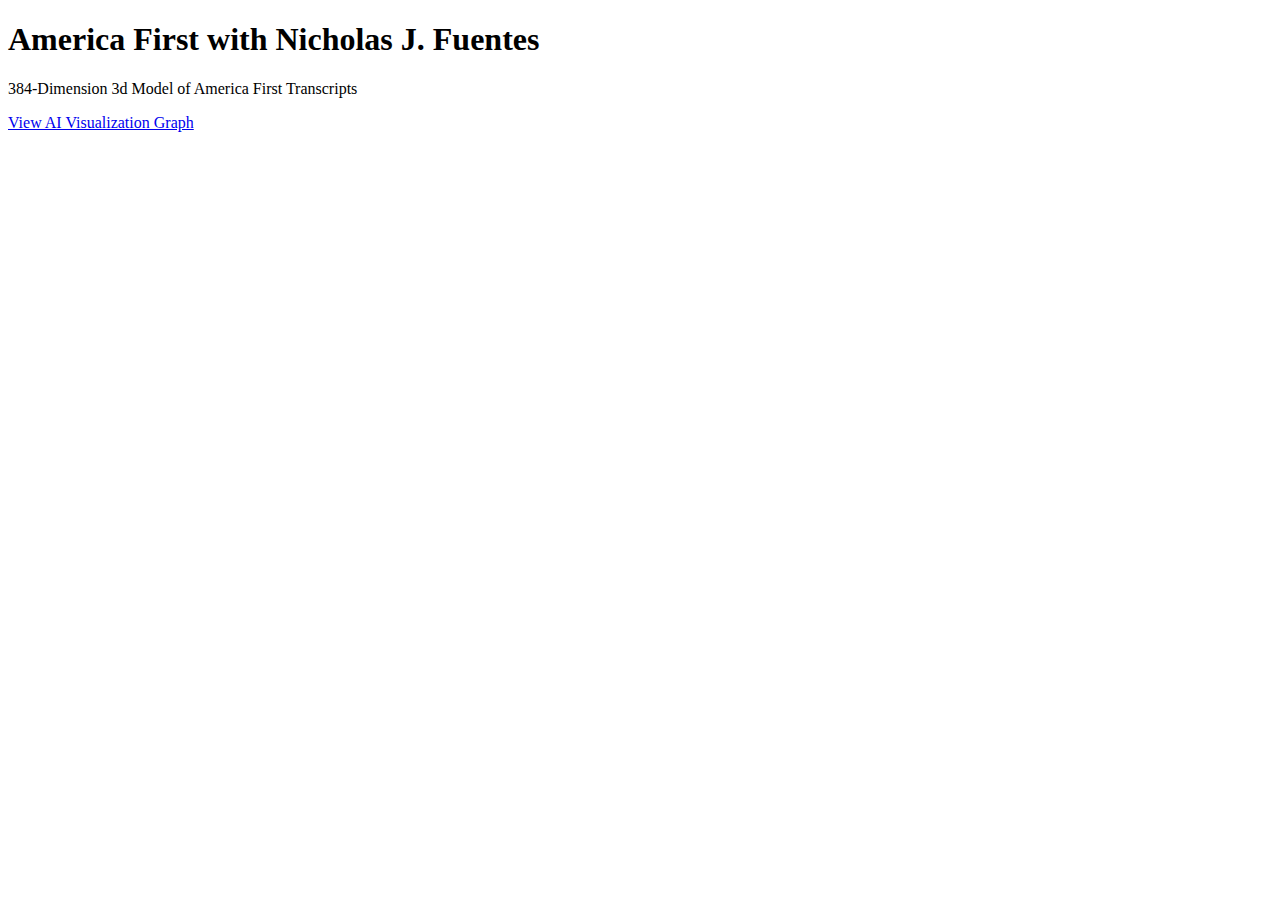
<file: index.html>
<!DOCTYPE html>
<html>
<body>
  <h1>America First with Nicholas J. Fuentes</h1>
  <p>384-Dimension 3d Model of America First Transcripts</p>
  <a href="visualization.html">View AI Visualization Graph</a>
</body>
</html>
</file>
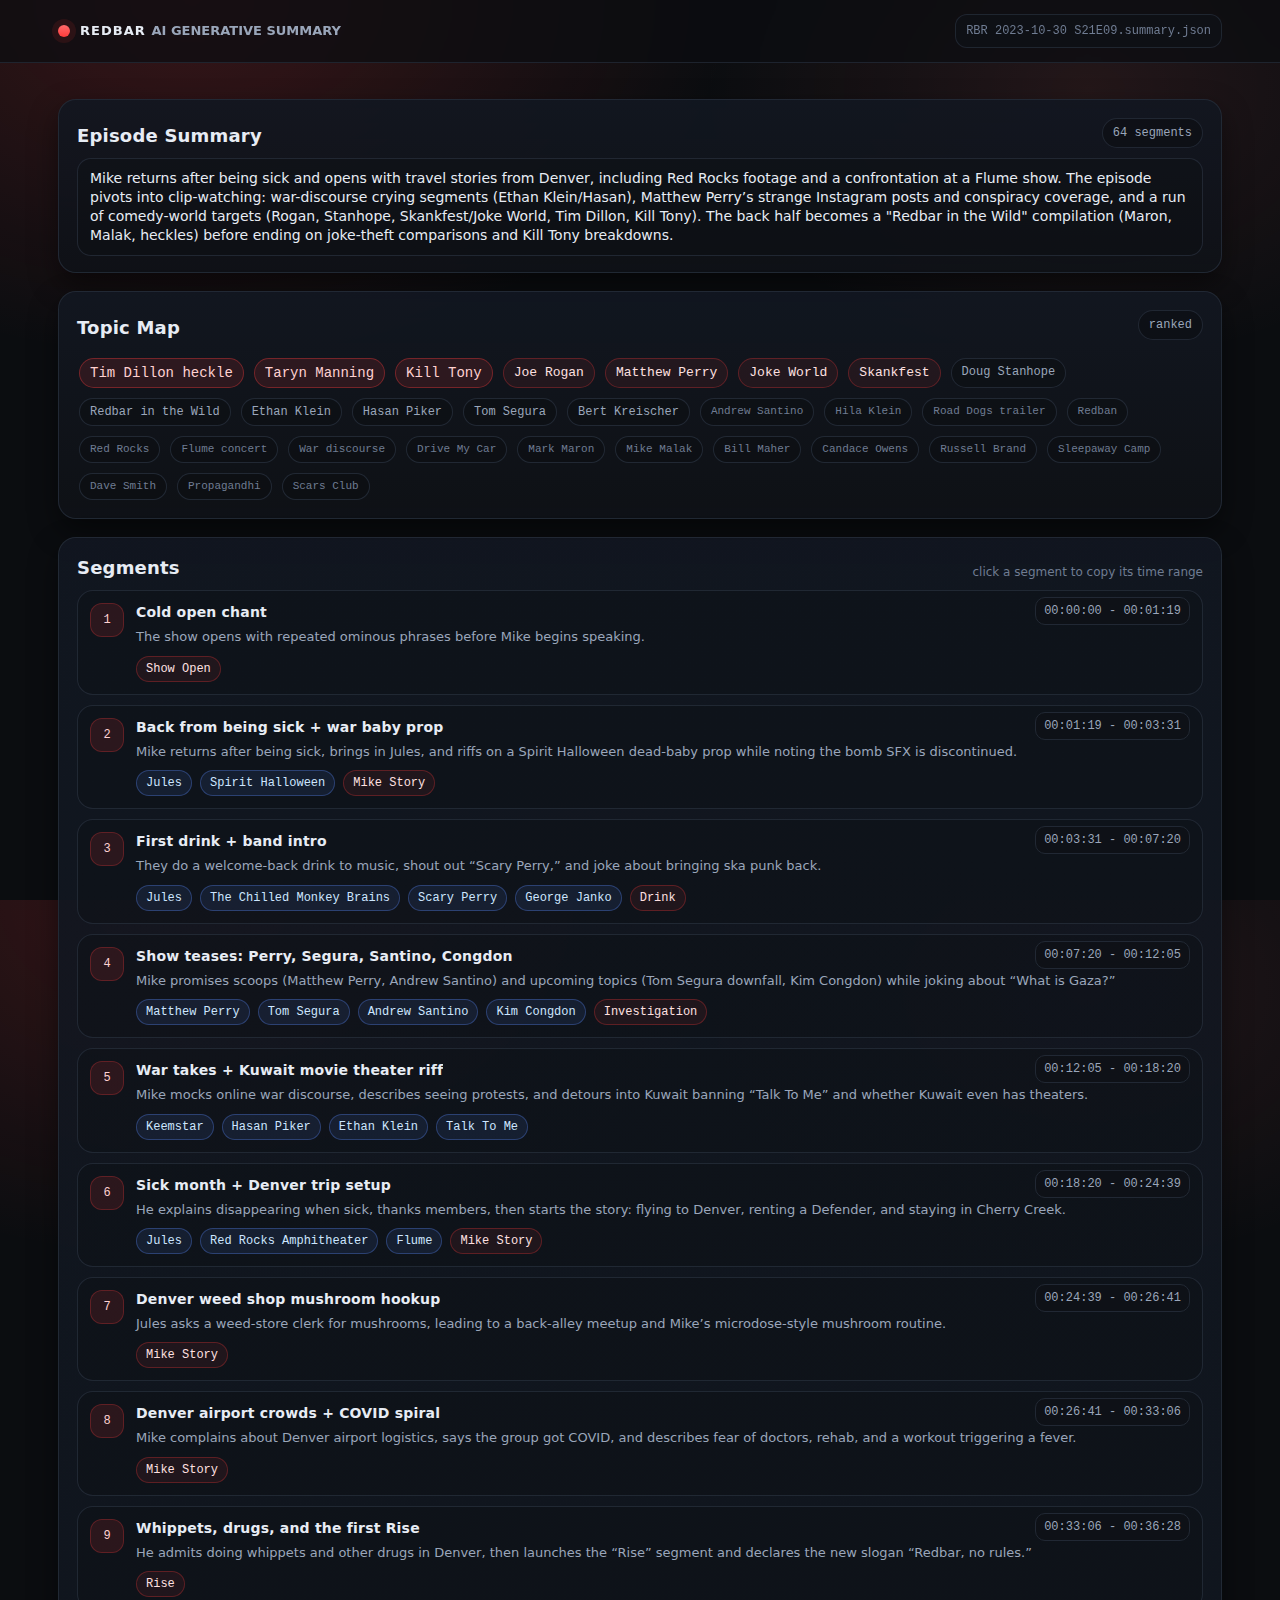
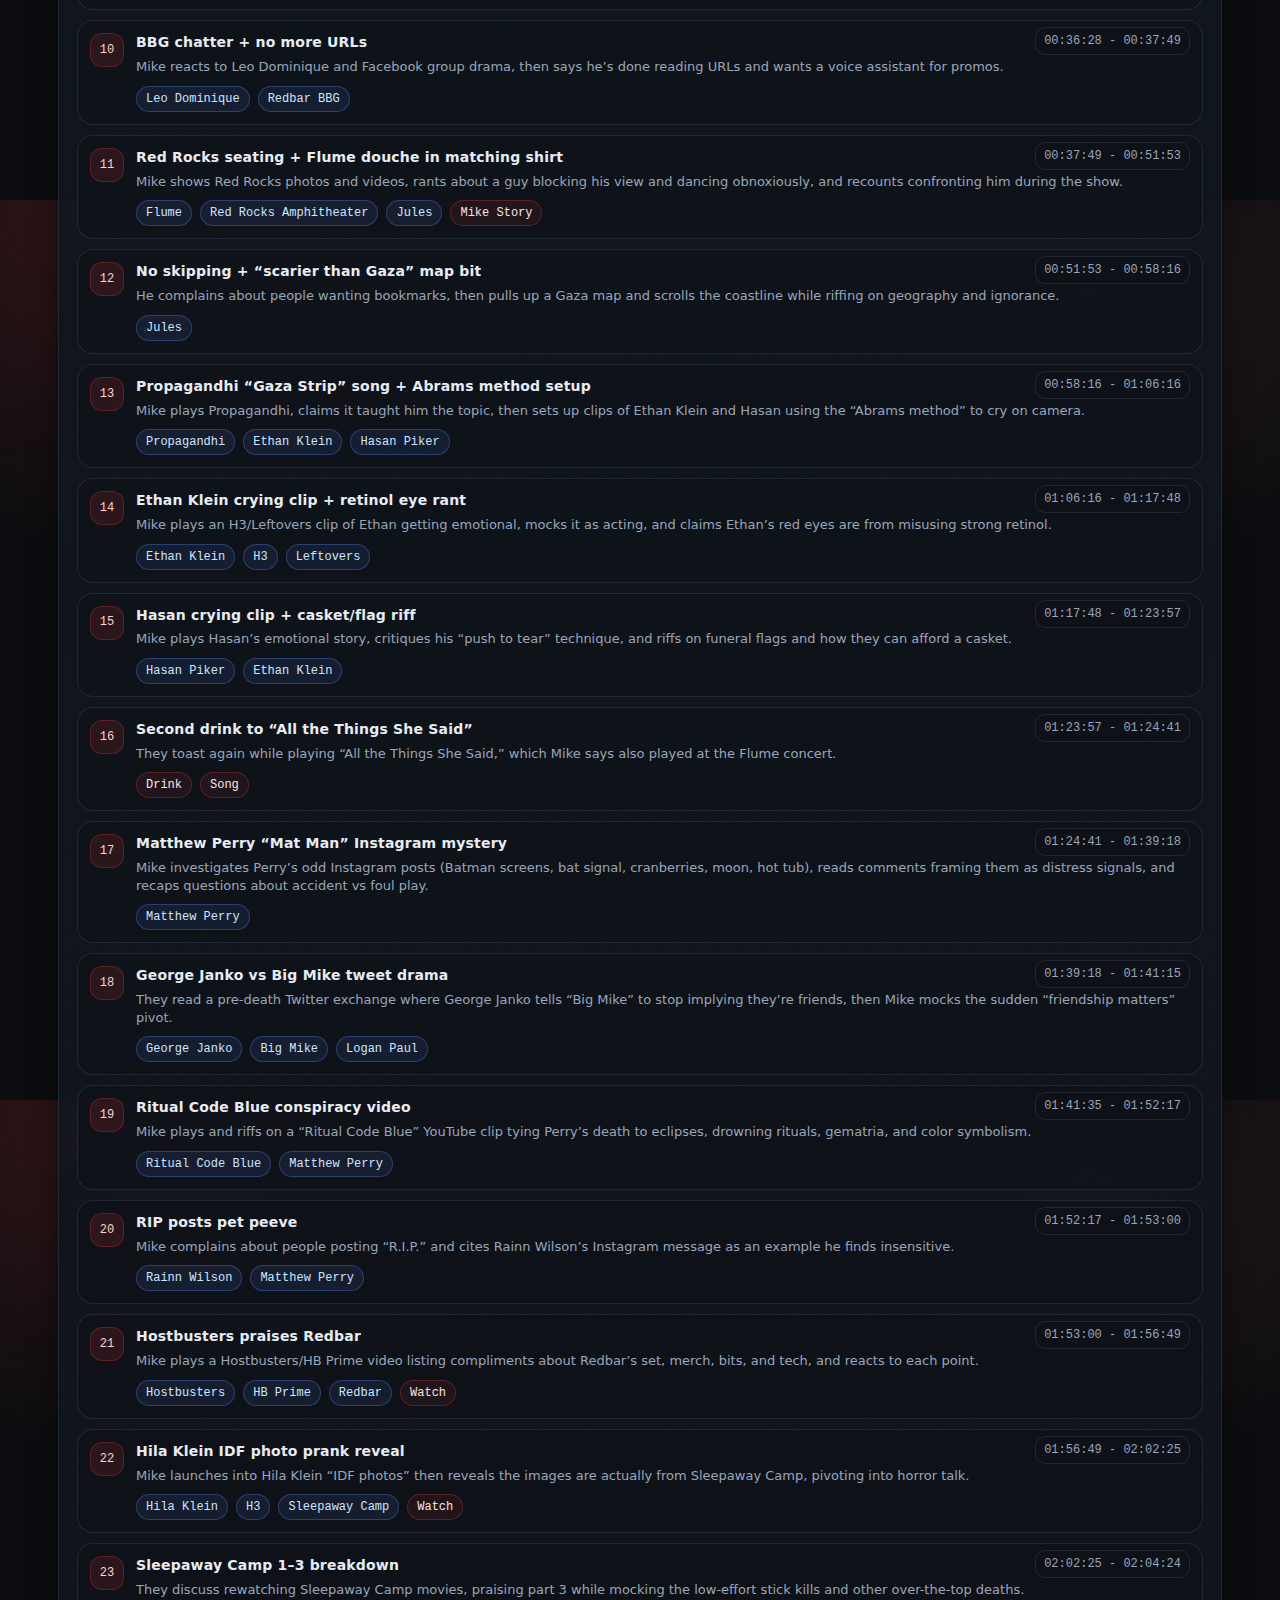
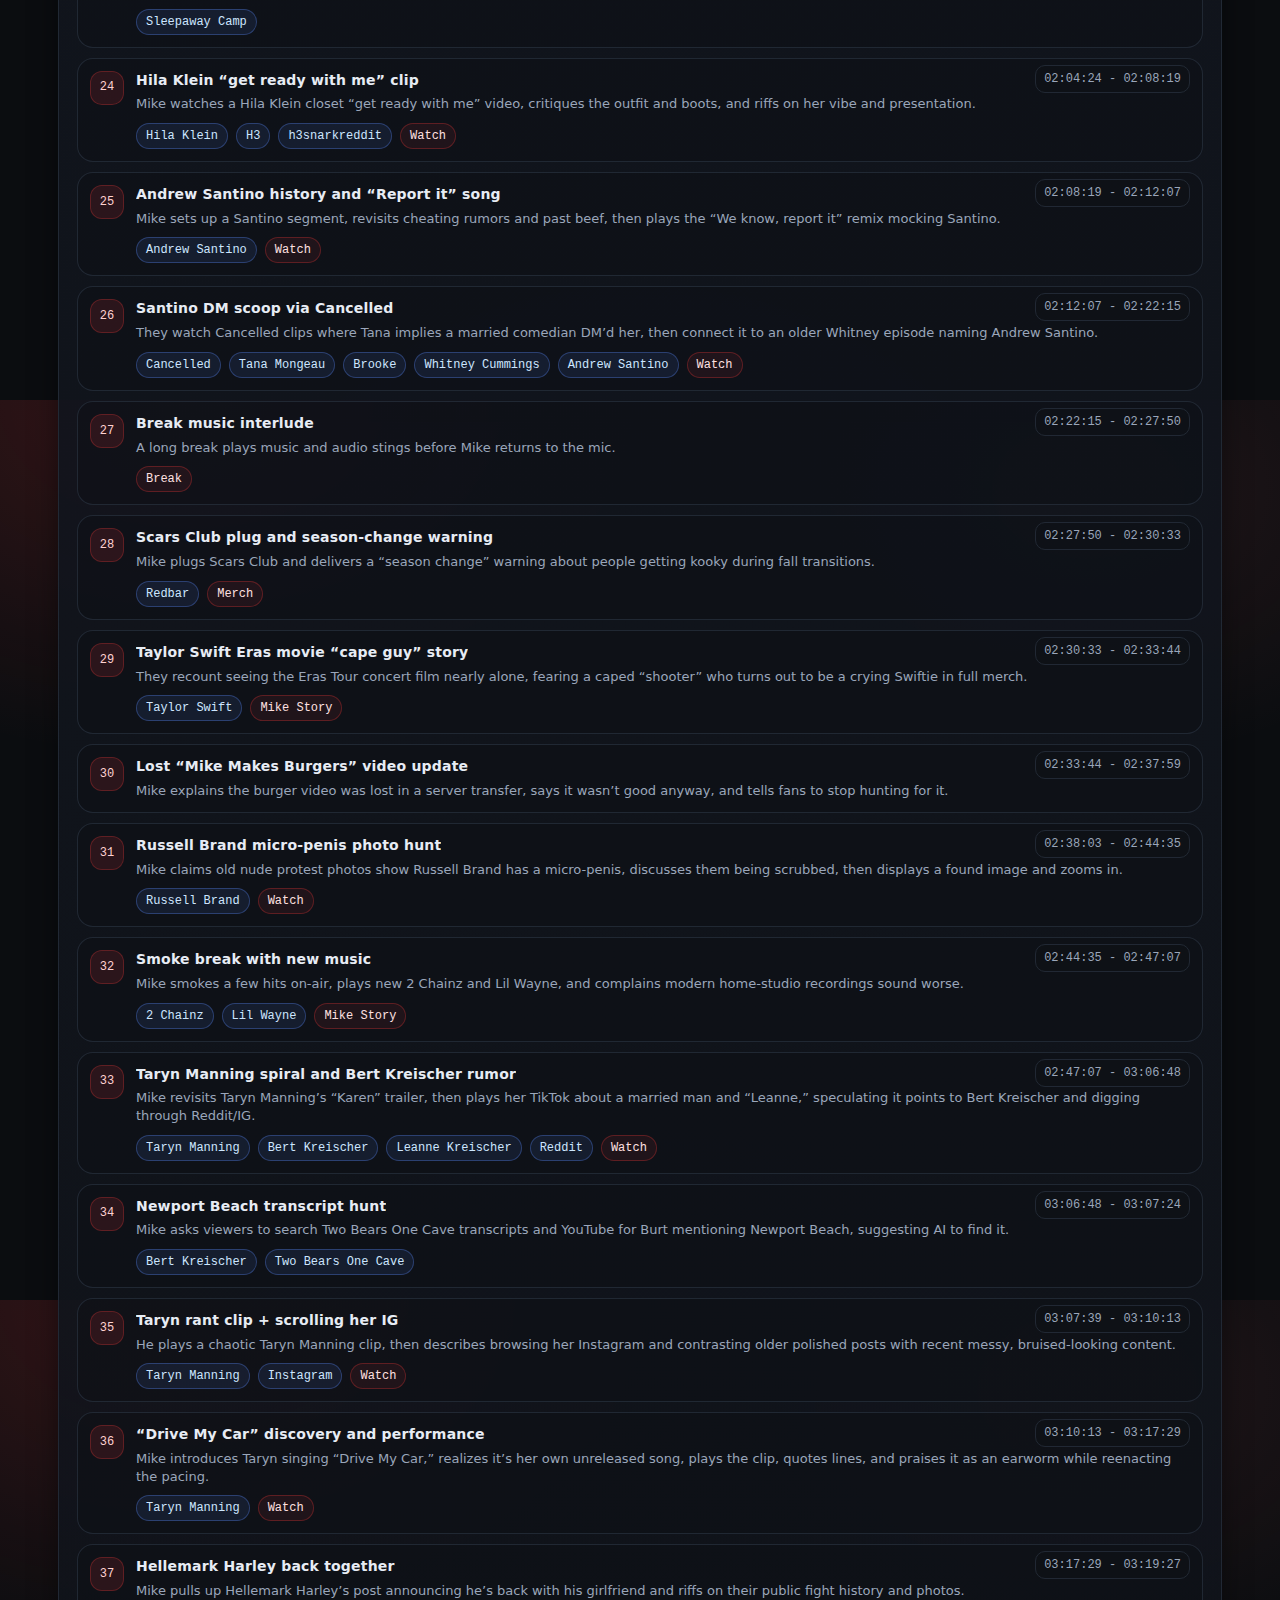
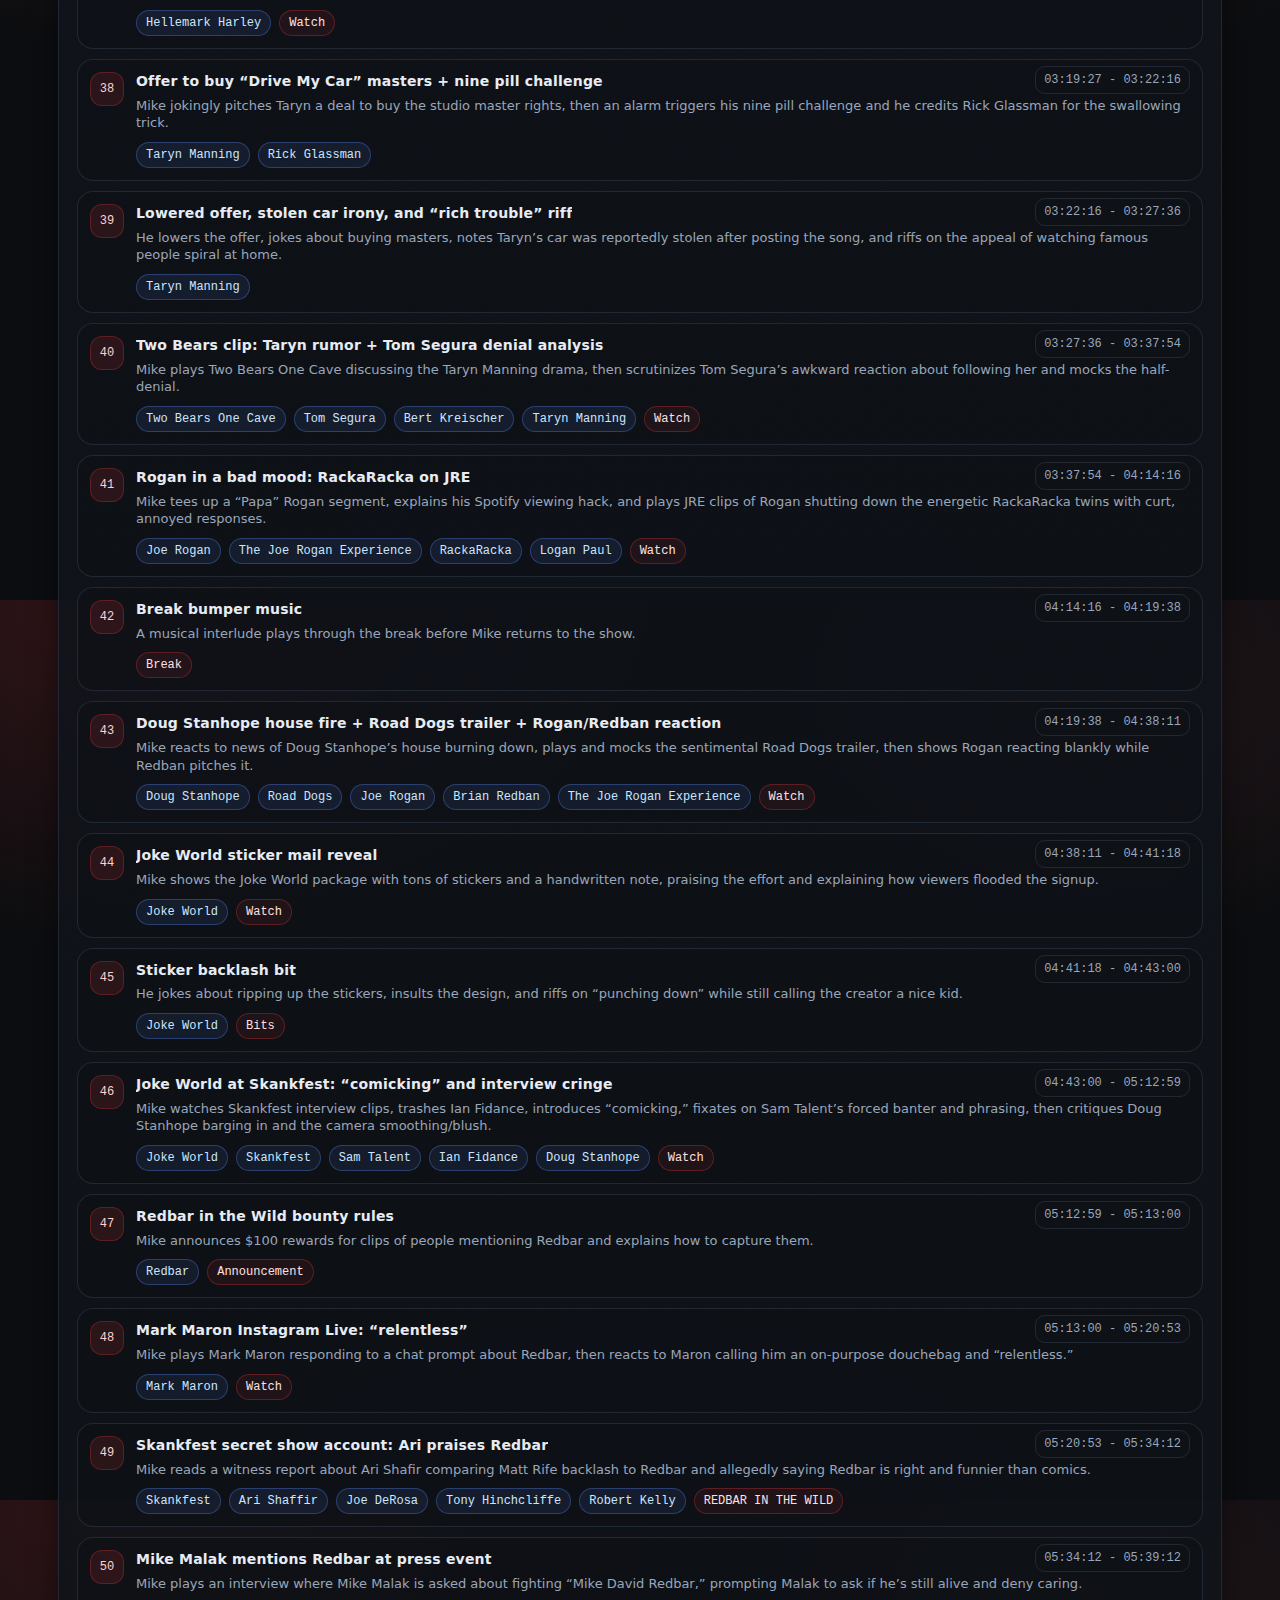
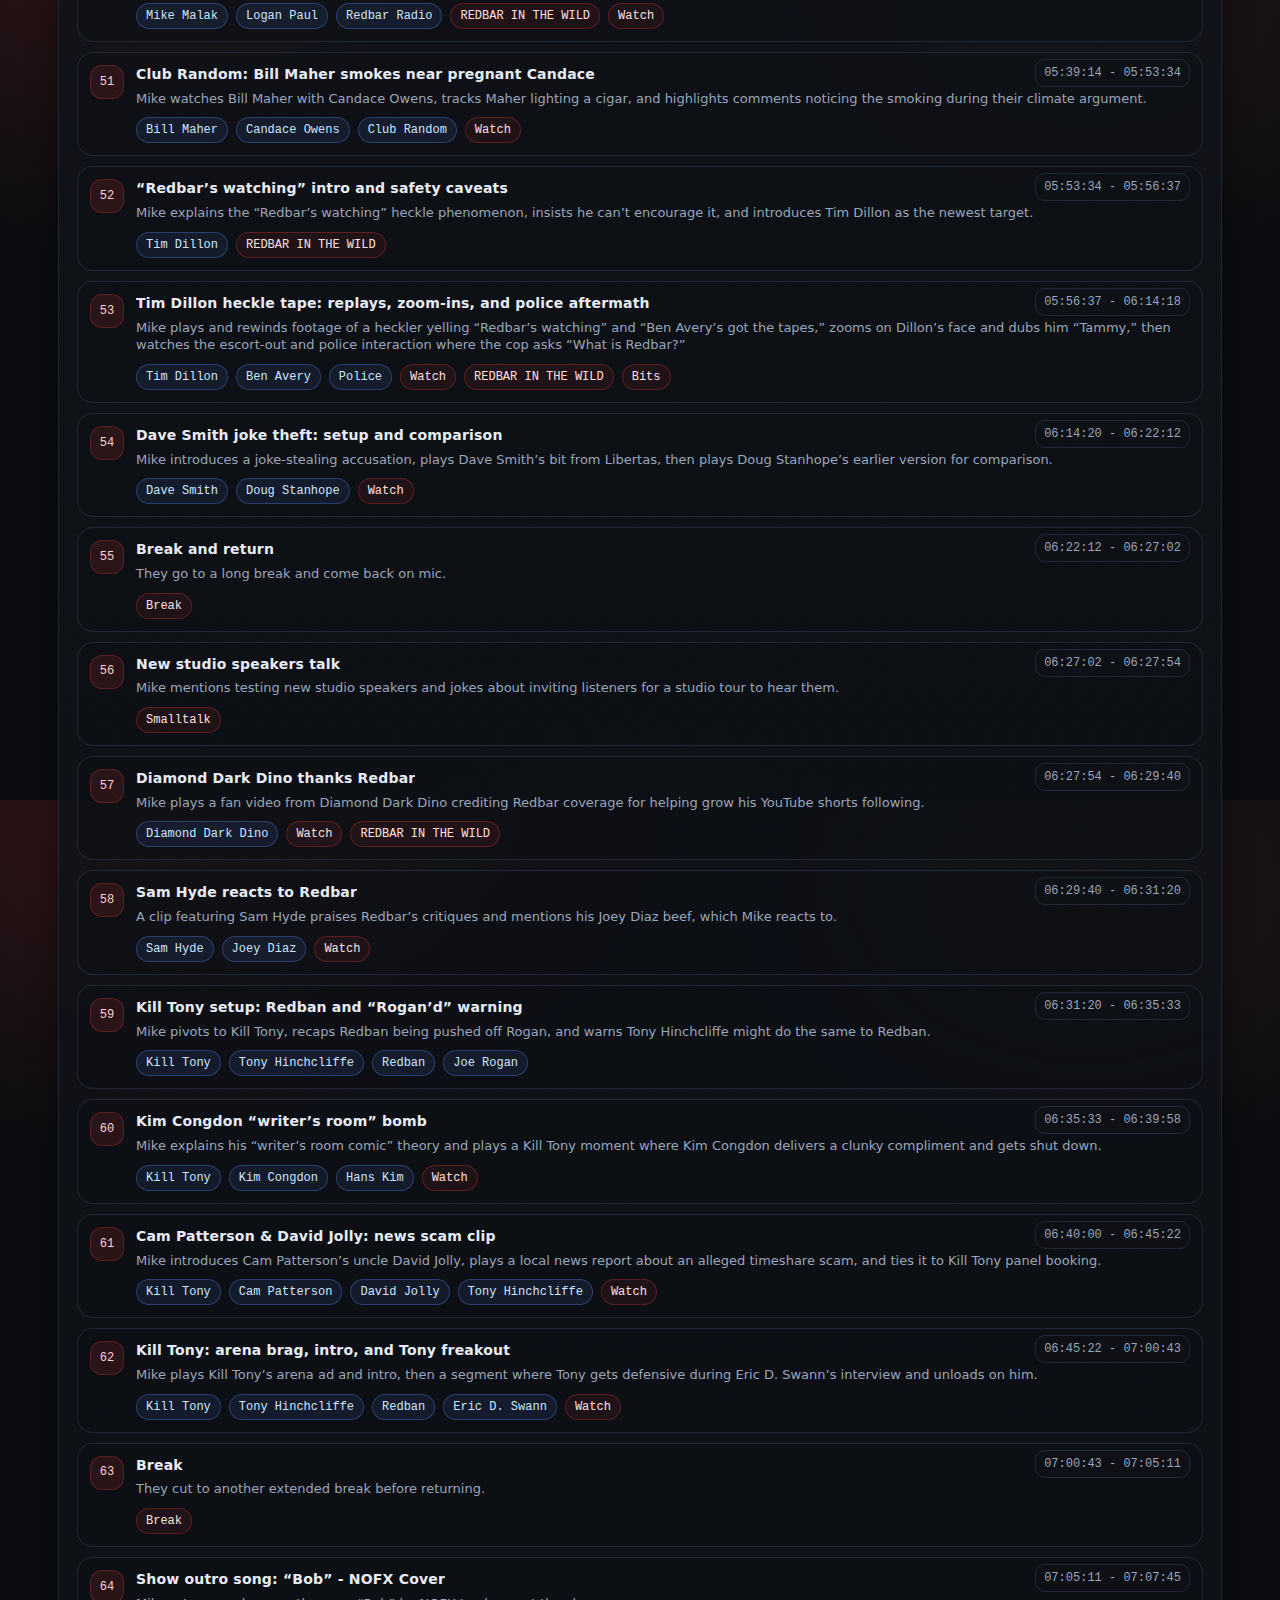
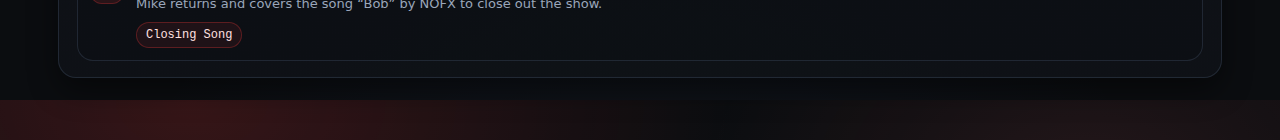
<file: RBR 2023-10-30 S21E09.summary.html>
<html lang="en"><head>
  <meta charset="utf-8">
  <meta name="viewport" content="width=device-width,initial-scale=1">
  <title>Redbar Episode Summary - RBR 2023-10-30 S21E09.summary.json</title>
  <style>

:root{
  --bg:#0b0d10;
  --panel:#0f1217;
  --panel2:#121721;
  --border:#232a36;
  --text:#e7ecf4;
  --muted:#9aa6ba;
  --muted2:#6f7c92;
  --accent:#ff3b3b;
  --accent2:#ff6b6b;
  --good:#4ade80;
  --shadow: 0 12px 30px rgba(0,0,0,.45);
  --radius: 18px;
  --mono: ui-monospace, SFMono-Regular, Menlo, Monaco, Consolas, "Liberation Mono", "Courier New", monospace;
  --sans: ui-sans-serif, system-ui, -apple-system, Segoe UI, Roboto, Helvetica, Arial, "Apple Color Emoji", "Segoe UI Emoji";
}

*{box-sizing:border-box}
html,body{height:100%}
body{
  margin:0;
  background:
    radial-gradient(900px 600px at 15% 0%, rgba(255,59,59,.18), transparent 60%),
    radial-gradient(700px 500px at 85% 10%, rgba(255,107,107,.10), transparent 55%),
    radial-gradient(900px 700px at 50% 120%, rgba(90,140,255,.06), transparent 60%),
    var(--bg);
  color:var(--text);
  font-family:var(--sans);
  line-height:1.35;
}

.wrap{
  max-width: 1200px;
  margin: 0 auto;
  padding: 18px 18px 44px;
}

.topbar{
  position: sticky;
  top:0;
  z-index:20;
  background: rgba(11,13,16,.72);
  backdrop-filter: blur(10px);
  border-bottom: 1px solid rgba(35,42,54,.8);
}

.topbar .wrap{
  display:flex;
  align-items:center;
  justify-content:space-between;
  gap:12px;
  padding: 14px 18px;
}

.brand{
  display:flex;
  align-items:center;
  gap:10px;
  min-width: 220px;
}

.dot{
  width:12px;height:12px;border-radius:99px;
  background: linear-gradient(180deg, var(--accent2), var(--accent));
  box-shadow: 0 0 0 6px rgba(255,59,59,.10);
}

.brandText{
  font-weight:800;
  letter-spacing:.08em;
  text-transform:uppercase;
  font-size: 13px;
}

.muted{ color: var(--muted); font-weight:600; letter-spacing: normal; text-transform:none; }

.file{
  color: var(--muted2);
  font-family: var(--mono);
  font-size: 12px;
  border: 1px solid rgba(35,42,54,.85);
  background: rgba(15,18,23,.8);
  padding: 8px 10px;
  border-radius: 12px;
  overflow:hidden;
  text-overflow:ellipsis;
  white-space:nowrap;
  max-width: 52vw;
}

.card{
  background: linear-gradient(180deg, rgba(18,23,33,.92), rgba(15,18,23,.88));
  border: 1px solid rgba(35,42,54,.95);
  border-radius: var(--radius);
  box-shadow: var(--shadow);
  padding: 18px 18px 16px;
  margin: 18px 0;
}

.cardHead{
  display:flex;
  align-items:flex-end;
  justify-content:space-between;
  gap:12px;
  margin-bottom: 10px;
}

.hTitle{
  font-size: 18px;
  font-weight: 800;
  letter-spacing:.2px;
}

.hint{
  color: var(--muted2);
  font-size: 12px;
}

.pill{
  font-size: 12px;
  color: var(--muted);
  border: 1px solid rgba(35,42,54,.9);
  background: rgba(11,13,16,.55);
  padding: 6px 10px;
  border-radius: 999px;
  font-family: var(--mono);
}

.summary{
  color: var(--text);
  font-size: 14px;
  padding: 10px 12px;
  border-radius: 14px;
  border: 1px solid rgba(35,42,54,.9);
  background: rgba(11,13,16,.35);
}

.topicCloud{
  display:flex;
  flex-wrap:wrap;
  gap:10px;
  padding: 8px 2px 2px;
}

.topic{
  border: 1px solid rgba(35,42,54,.95);
  background: rgba(11,13,16,.40);
  border-radius: 999px;
  padding: 7px 10px;
  color: var(--muted);
  font-family: var(--mono);
  line-height:1;
}

.topicXL{ font-size: 14px; color: #ffd1d1; border-color: rgba(255,59,59,.35); background: rgba(255,59,59,.12); }
.topicL { font-size: 13px; color: #ffe0e0; border-color: rgba(255,59,59,.28); background: rgba(255,59,59,.08); }
.topicM { font-size: 12px; }
.topicS { font-size: 11px; color: var(--muted2); }

.segList{
  display:flex;
  flex-direction:column;
  gap:10px;
  margin-top: 6px;
}

.seg{
  border: 1px solid rgba(35,42,54,.92);
  background: rgba(11,13,16,.30);
  border-radius: 16px;
  padding: 12px 12px;
  cursor: pointer;
  transition: transform .08s ease, border-color .08s ease, background .08s ease;
}

.seg:hover{
  transform: translateY(-1px);
  border-color: rgba(255,59,59,.35);
  background: rgba(11,13,16,.45);
}

.seg:active{
  transform: translateY(0px);
}

.segRow{
  display:flex;
  gap:12px;
  align-items:flex-start;
}

.segIndex{
  width: 34px;
  height: 34px;
  border-radius: 12px;
  display:flex;
  align-items:center;
  justify-content:center;
  font-family: var(--mono);
  font-size: 12px;
  color: #ffd1d1;
  background: rgba(255,59,59,.12);
  border: 1px solid rgba(255,59,59,.25);
  flex: 0 0 auto;
}

.segMain{ flex: 1 1 auto; min-width: 0; }

.segTop{
  display:flex;
  align-items:flex-start;
  justify-content:space-between;
  gap:12px;
}

.segTitle{
  font-weight: 800;
  font-size: 14px;
  letter-spacing: .2px;
  color: var(--text);
  min-width: 0;
  overflow:hidden;
  text-overflow:ellipsis;
  white-space:nowrap;
}

.segRange{
  flex: 0 0 auto;
}

.kbd{
  font-family: var(--mono);
  font-size: 12px;
  color: var(--muted);
  border: 1px solid rgba(35,42,54,.95);
  background: rgba(15,18,23,.75);
  padding: 6px 8px;
  border-radius: 10px;
  white-space:nowrap;
}

.segDesc{
  margin-top: 6px;
  color: var(--muted);
  font-size: 13px;
}

.chips{
  margin-top: 10px;
  display:flex;
  flex-wrap:wrap;
  gap:8px;
}

.chip{
  font-size: 12px;
  font-family: var(--mono);
  border-radius: 999px;
  padding: 6px 9px;
  border: 1px solid rgba(35,42,54,.95);
  background: rgba(15,18,23,.65);
  color: var(--muted);
  line-height: 1;
}

.chipTarget{
  color: #cde6ff;
  border-color: rgba(90,140,255,.32);
  background: rgba(90,140,255,.10);
}

.chipTag{
  color: #ffe0e0;
  border-color: rgba(255,59,59,.28);
  background: rgba(255,59,59,.08);
}

.toast{
  position: fixed;
  left: 50%;
  bottom: 18px;
  transform: translateX(-50%);
  padding: 10px 12px;
  background: rgba(15,18,23,.92);
  border: 1px solid rgba(35,42,54,.95);
  border-radius: 999px;
  box-shadow: var(--shadow);
  color: var(--text);
  font-family: var(--mono);
  font-size: 12px;
  opacity: 0;
  pointer-events:none;
  transition: opacity .14s ease, transform .14s ease;
}

.toast.show{
  opacity: 1;
  transform: translateX(-50%) translateY(-2px);
}

  </style>
</head>
<body>
  <header class="topbar">
    <div class="wrap">
      <div class="brand">
        <div class="dot"></div>
        <div class="brandText">REDBAR <span class="muted">AI GENERATIVE SUMMARY</span></div>
      </div>
      <div class="file">RBR 2023-10-30 S21E09.summary.json</div>
    </div>
  </header>
  <main class="wrap">
    <section class="card">
      <div class="cardHead">
        <div class="hTitle">Episode Summary</div>
        <div class="pill">64 segments</div>
      </div>
      <div class="summary">Mike returns after being sick and opens with travel stories from Denver, including Red Rocks footage and a confrontation at a Flume show. The episode pivots into clip-watching: war-discourse crying segments (Ethan Klein/Hasan), Matthew Perry’s strange Instagram posts and conspiracy coverage, and a run of comedy-world targets (Rogan, Stanhope, Skankfest/Joke World, Tim Dillon, Kill Tony). The back half becomes a "Redbar in the Wild" compilation (Maron, Malak, heckles) before ending on joke-theft comparisons and Kill Tony breakdowns.</div>
    </section>
    <section class="card">
      <div class="cardHead">
        <div class="hTitle">Topic Map</div>
        <div class="pill">ranked</div>
      </div>
      <div class="topicCloud">
        <span class="topic topicXL">Tim Dillon heckle</span>
        <span class="topic topicXL">Taryn Manning</span>
        <span class="topic topicXL">Kill Tony</span>
        <span class="topic topicL">Joe Rogan</span>
        <span class="topic topicL">Matthew Perry</span>
        <span class="topic topicL">Joke World</span>
        <span class="topic topicL">Skankfest</span>
        <span class="topic topicM">Doug Stanhope</span>
        <span class="topic topicM">Redbar in the Wild</span>
        <span class="topic topicM">Ethan Klein</span>
        <span class="topic topicM">Hasan Piker</span>
        <span class="topic topicM">Tom Segura</span>
        <span class="topic topicM">Bert Kreischer</span>
        <span class="topic topicS">Andrew Santino</span>
        <span class="topic topicS">Hila Klein</span>
        <span class="topic topicS">Road Dogs trailer</span>
        <span class="topic topicS">Redban</span>
        <span class="topic topicS">Red Rocks</span>
        <span class="topic topicS">Flume concert</span>
        <span class="topic topicS">War discourse</span>
        <span class="topic topicS">Drive My Car</span>
        <span class="topic topicS">Mark Maron</span>
        <span class="topic topicS">Mike Malak</span>
        <span class="topic topicS">Bill Maher</span>
        <span class="topic topicS">Candace Owens</span>
        <span class="topic topicS">Russell Brand</span>
        <span class="topic topicS">Sleepaway Camp</span>
        <span class="topic topicS">Dave Smith</span>
        <span class="topic topicS">Propagandhi</span>
        <span class="topic topicS">Scars Club</span>
      </div>
    </section>
    <section class="card">
      <div class="cardHead">
        <div class="hTitle">Segments</div>
        <div class="hint">click a segment to copy its time range</div>
      </div>
      <div class="segList">
        <article class="seg" data-range="00:00:00 - 00:01:19">
          <div class="segRow">
            <div class="segIndex">1</div>
            <div class="segMain">
              <div class="segTop">
                <div class="segTitle">Cold open chant</div>
                <div class="segRange"><span class="kbd">00:00:00 - 00:01:19</span></div>
              </div>
              <div class="segDesc">The show opens with repeated ominous phrases before Mike begins speaking.</div>
              <div class="chips">
                <span class="chip chipTag">Show Open</span>
              </div>
            </div>
          </div>
        </article>
        <article class="seg" data-range="00:01:19 - 00:03:31">
          <div class="segRow">
            <div class="segIndex">2</div>
            <div class="segMain">
              <div class="segTop">
                <div class="segTitle">Back from being sick + war baby prop</div>
                <div class="segRange"><span class="kbd">00:01:19 - 00:03:31</span></div>
              </div>
              <div class="segDesc">Mike returns after being sick, brings in Jules, and riffs on a Spirit Halloween dead-baby prop while noting the bomb SFX is discontinued.</div>
              <div class="chips">
                <span class="chip chipTarget">Jules</span>
                <span class="chip chipTarget">Spirit Halloween</span>
                <span class="chip chipTag">Mike Story</span>
              </div>
            </div>
          </div>
        </article>
        <article class="seg" data-range="00:03:31 - 00:07:20">
          <div class="segRow">
            <div class="segIndex">3</div>
            <div class="segMain">
              <div class="segTop">
                <div class="segTitle">First drink + band intro</div>
                <div class="segRange"><span class="kbd">00:03:31 - 00:07:20</span></div>
              </div>
              <div class="segDesc">They do a welcome-back drink to music, shout out “Scary Perry,” and joke about bringing ska punk back.</div>
              <div class="chips">
                <span class="chip chipTarget">Jules</span>
                <span class="chip chipTarget">The Chilled Monkey Brains</span>
                <span class="chip chipTarget">Scary Perry</span>
                <span class="chip chipTarget">George Janko</span>
                <span class="chip chipTag">Drink</span>
              </div>
            </div>
          </div>
        </article>
        <article class="seg" data-range="00:07:20 - 00:12:05">
          <div class="segRow">
            <div class="segIndex">4</div>
            <div class="segMain">
              <div class="segTop">
                <div class="segTitle">Show teases: Perry, Segura, Santino, Congdon</div>
                <div class="segRange"><span class="kbd">00:07:20 - 00:12:05</span></div>
              </div>
              <div class="segDesc">Mike promises scoops (Matthew Perry, Andrew Santino) and upcoming topics (Tom Segura downfall, Kim Congdon) while joking about “What is Gaza?”</div>
              <div class="chips">
                <span class="chip chipTarget">Matthew Perry</span>
                <span class="chip chipTarget">Tom Segura</span>
                <span class="chip chipTarget">Andrew Santino</span>
                <span class="chip chipTarget">Kim Congdon</span>
                <span class="chip chipTag">Investigation</span>
              </div>
            </div>
          </div>
        </article>
        <article class="seg" data-range="00:12:05 - 00:18:20">
          <div class="segRow">
            <div class="segIndex">5</div>
            <div class="segMain">
              <div class="segTop">
                <div class="segTitle">War takes + Kuwait movie theater riff</div>
                <div class="segRange"><span class="kbd">00:12:05 - 00:18:20</span></div>
              </div>
              <div class="segDesc">Mike mocks online war discourse, describes seeing protests, and detours into Kuwait banning “Talk To Me” and whether Kuwait even has theaters.</div>
              <div class="chips">
                <span class="chip chipTarget">Keemstar</span>
                <span class="chip chipTarget">Hasan Piker</span>
                <span class="chip chipTarget">Ethan Klein</span>
                <span class="chip chipTarget">Talk To Me</span>
              </div>
            </div>
          </div>
        </article>
        <article class="seg" data-range="00:18:20 - 00:24:39">
          <div class="segRow">
            <div class="segIndex">6</div>
            <div class="segMain">
              <div class="segTop">
                <div class="segTitle">Sick month + Denver trip setup</div>
                <div class="segRange"><span class="kbd">00:18:20 - 00:24:39</span></div>
              </div>
              <div class="segDesc">He explains disappearing when sick, thanks members, then starts the story: flying to Denver, renting a Defender, and staying in Cherry Creek.</div>
              <div class="chips">
                <span class="chip chipTarget">Jules</span>
                <span class="chip chipTarget">Red Rocks Amphitheater</span>
                <span class="chip chipTarget">Flume</span>
                <span class="chip chipTag">Mike Story</span>
              </div>
            </div>
          </div>
        </article>
        <article class="seg" data-range="00:24:39 - 00:26:41">
          <div class="segRow">
            <div class="segIndex">7</div>
            <div class="segMain">
              <div class="segTop">
                <div class="segTitle">Denver weed shop mushroom hookup</div>
                <div class="segRange"><span class="kbd">00:24:39 - 00:26:41</span></div>
              </div>
              <div class="segDesc">Jules asks a weed-store clerk for mushrooms, leading to a back-alley meetup and Mike’s microdose-style mushroom routine.</div>
              <div class="chips">
                <span class="chip chipTag">Mike Story</span>
              </div>
            </div>
          </div>
        </article>
        <article class="seg" data-range="00:26:41 - 00:33:06">
          <div class="segRow">
            <div class="segIndex">8</div>
            <div class="segMain">
              <div class="segTop">
                <div class="segTitle">Denver airport crowds + COVID spiral</div>
                <div class="segRange"><span class="kbd">00:26:41 - 00:33:06</span></div>
              </div>
              <div class="segDesc">Mike complains about Denver airport logistics, says the group got COVID, and describes fear of doctors, rehab, and a workout triggering a fever.</div>
              <div class="chips">
                <span class="chip chipTag">Mike Story</span>
              </div>
            </div>
          </div>
        </article>
        <article class="seg" data-range="00:33:06 - 00:36:28">
          <div class="segRow">
            <div class="segIndex">9</div>
            <div class="segMain">
              <div class="segTop">
                <div class="segTitle">Whippets, drugs, and the first Rise</div>
                <div class="segRange"><span class="kbd">00:33:06 - 00:36:28</span></div>
              </div>
              <div class="segDesc">He admits doing whippets and other drugs in Denver, then launches the “Rise” segment and declares the new slogan “Redbar, no rules.”</div>
              <div class="chips">
                <span class="chip chipTag">Rise</span>
              </div>
            </div>
          </div>
        </article>
        <article class="seg" data-range="00:36:28 - 00:37:49">
          <div class="segRow">
            <div class="segIndex">10</div>
            <div class="segMain">
              <div class="segTop">
                <div class="segTitle">BBG chatter + no more URLs</div>
                <div class="segRange"><span class="kbd">00:36:28 - 00:37:49</span></div>
              </div>
              <div class="segDesc">Mike reacts to Leo Dominique and Facebook group drama, then says he’s done reading URLs and wants a voice assistant for promos.</div>
              <div class="chips">
                <span class="chip chipTarget">Leo Dominique</span>
                <span class="chip chipTarget">Redbar BBG</span>
              </div>
            </div>
          </div>
        </article>
        <article class="seg" data-range="00:37:49 - 00:51:53">
          <div class="segRow">
            <div class="segIndex">11</div>
            <div class="segMain">
              <div class="segTop">
                <div class="segTitle">Red Rocks seating + Flume douche in matching shirt</div>
                <div class="segRange"><span class="kbd">00:37:49 - 00:51:53</span></div>
              </div>
              <div class="segDesc">Mike shows Red Rocks photos and videos, rants about a guy blocking his view and dancing obnoxiously, and recounts confronting him during the show.</div>
              <div class="chips">
                <span class="chip chipTarget">Flume</span>
                <span class="chip chipTarget">Red Rocks Amphitheater</span>
                <span class="chip chipTarget">Jules</span>
                <span class="chip chipTag">Mike Story</span>
              </div>
            </div>
          </div>
        </article>
        <article class="seg" data-range="00:51:53 - 00:58:16">
          <div class="segRow">
            <div class="segIndex">12</div>
            <div class="segMain">
              <div class="segTop">
                <div class="segTitle">No skipping + “scarier than Gaza” map bit</div>
                <div class="segRange"><span class="kbd">00:51:53 - 00:58:16</span></div>
              </div>
              <div class="segDesc">He complains about people wanting bookmarks, then pulls up a Gaza map and scrolls the coastline while riffing on geography and ignorance.</div>
              <div class="chips">
                <span class="chip chipTarget">Jules</span>
              </div>
            </div>
          </div>
        </article>
        <article class="seg" data-range="00:58:16 - 01:06:16">
          <div class="segRow">
            <div class="segIndex">13</div>
            <div class="segMain">
              <div class="segTop">
                <div class="segTitle">Propagandhi “Gaza Strip” song + Abrams method setup</div>
                <div class="segRange"><span class="kbd">00:58:16 - 01:06:16</span></div>
              </div>
              <div class="segDesc">Mike plays Propagandhi, claims it taught him the topic, then sets up clips of Ethan Klein and Hasan using the “Abrams method” to cry on camera.</div>
              <div class="chips">
                <span class="chip chipTarget">Propagandhi</span>
                <span class="chip chipTarget">Ethan Klein</span>
                <span class="chip chipTarget">Hasan Piker</span>
              </div>
            </div>
          </div>
        </article>
        <article class="seg" data-range="01:06:16 - 01:17:48">
          <div class="segRow">
            <div class="segIndex">14</div>
            <div class="segMain">
              <div class="segTop">
                <div class="segTitle">Ethan Klein crying clip + retinol eye rant</div>
                <div class="segRange"><span class="kbd">01:06:16 - 01:17:48</span></div>
              </div>
              <div class="segDesc">Mike plays an H3/Leftovers clip of Ethan getting emotional, mocks it as acting, and claims Ethan’s red eyes are from misusing strong retinol.</div>
              <div class="chips">
                <span class="chip chipTarget">Ethan Klein</span>
                <span class="chip chipTarget">H3</span>
                <span class="chip chipTarget">Leftovers</span>
              </div>
            </div>
          </div>
        </article>
        <article class="seg" data-range="01:17:48 - 01:23:57">
          <div class="segRow">
            <div class="segIndex">15</div>
            <div class="segMain">
              <div class="segTop">
                <div class="segTitle">Hasan crying clip + casket/flag riff</div>
                <div class="segRange"><span class="kbd">01:17:48 - 01:23:57</span></div>
              </div>
              <div class="segDesc">Mike plays Hasan’s emotional story, critiques his “push to tear” technique, and riffs on funeral flags and how they can afford a casket.</div>
              <div class="chips">
                <span class="chip chipTarget">Hasan Piker</span>
                <span class="chip chipTarget">Ethan Klein</span>
              </div>
            </div>
          </div>
        </article>
        <article class="seg" data-range="01:23:57 - 01:24:41">
          <div class="segRow">
            <div class="segIndex">16</div>
            <div class="segMain">
              <div class="segTop">
                <div class="segTitle">Second drink to “All the Things She Said”</div>
                <div class="segRange"><span class="kbd">01:23:57 - 01:24:41</span></div>
              </div>
              <div class="segDesc">They toast again while playing “All the Things She Said,” which Mike says also played at the Flume concert.</div>
              <div class="chips">
                <span class="chip chipTag">Drink</span>
                <span class="chip chipTag">Song</span>
              </div>
            </div>
          </div>
        </article>
        <article class="seg" data-range="01:24:41 - 01:39:18">
          <div class="segRow">
            <div class="segIndex">17</div>
            <div class="segMain">
              <div class="segTop">
                <div class="segTitle">Matthew Perry “Mat Man” Instagram mystery</div>
                <div class="segRange"><span class="kbd">01:24:41 - 01:39:18</span></div>
              </div>
              <div class="segDesc">Mike investigates Perry’s odd Instagram posts (Batman screens, bat signal, cranberries, moon, hot tub), reads comments framing them as distress signals, and recaps questions about accident vs foul play.</div>
              <div class="chips">
                <span class="chip chipTarget">Matthew Perry</span>
              </div>
            </div>
          </div>
        </article>
        <article class="seg" data-range="01:39:18 - 01:41:15">
          <div class="segRow">
            <div class="segIndex">18</div>
            <div class="segMain">
              <div class="segTop">
                <div class="segTitle">George Janko vs Big Mike tweet drama</div>
                <div class="segRange"><span class="kbd">01:39:18 - 01:41:15</span></div>
              </div>
              <div class="segDesc">They read a pre-death Twitter exchange where George Janko tells “Big Mike” to stop implying they’re friends, then Mike mocks the sudden “friendship matters” pivot.</div>
              <div class="chips">
                <span class="chip chipTarget">George Janko</span>
                <span class="chip chipTarget">Big Mike</span>
                <span class="chip chipTarget">Logan Paul</span>
              </div>
            </div>
          </div>
        </article>
        <article class="seg" data-range="01:41:35 - 01:52:17">
          <div class="segRow">
            <div class="segIndex">19</div>
            <div class="segMain">
              <div class="segTop">
                <div class="segTitle">Ritual Code Blue conspiracy video</div>
                <div class="segRange"><span class="kbd">01:41:35 - 01:52:17</span></div>
              </div>
              <div class="segDesc">Mike plays and riffs on a “Ritual Code Blue” YouTube clip tying Perry’s death to eclipses, drowning rituals, gematria, and color symbolism.</div>
              <div class="chips">
                <span class="chip chipTarget">Ritual Code Blue</span>
                <span class="chip chipTarget">Matthew Perry</span>
              </div>
            </div>
          </div>
        </article>
        <article class="seg" data-range="01:52:17 - 01:53:00">
          <div class="segRow">
            <div class="segIndex">20</div>
            <div class="segMain">
              <div class="segTop">
                <div class="segTitle">RIP posts pet peeve</div>
                <div class="segRange"><span class="kbd">01:52:17 - 01:53:00</span></div>
              </div>
              <div class="segDesc">Mike complains about people posting “R.I.P.” and cites Rainn Wilson’s Instagram message as an example he finds insensitive.</div>
              <div class="chips">
                <span class="chip chipTarget">Rainn Wilson</span>
                <span class="chip chipTarget">Matthew Perry</span>
              </div>
            </div>
          </div>
        </article>
        <article class="seg" data-range="01:53:00 - 01:56:49">
          <div class="segRow">
            <div class="segIndex">21</div>
            <div class="segMain">
              <div class="segTop">
                <div class="segTitle">Hostbusters praises Redbar</div>
                <div class="segRange"><span class="kbd">01:53:00 - 01:56:49</span></div>
              </div>
              <div class="segDesc">Mike plays a Hostbusters/HB Prime video listing compliments about Redbar’s set, merch, bits, and tech, and reacts to each point.</div>
              <div class="chips">
                <span class="chip chipTarget">Hostbusters</span>
                <span class="chip chipTarget">HB Prime</span>
                <span class="chip chipTarget">Redbar</span>
                <span class="chip chipTag">Watch</span>
              </div>
            </div>
          </div>
        </article>
        <article class="seg" data-range="01:56:49 - 02:02:25">
          <div class="segRow">
            <div class="segIndex">22</div>
            <div class="segMain">
              <div class="segTop">
                <div class="segTitle">Hila Klein IDF photo prank reveal</div>
                <div class="segRange"><span class="kbd">01:56:49 - 02:02:25</span></div>
              </div>
              <div class="segDesc">Mike launches into Hila Klein “IDF photos” then reveals the images are actually from Sleepaway Camp, pivoting into horror talk.</div>
              <div class="chips">
                <span class="chip chipTarget">Hila Klein</span>
                <span class="chip chipTarget">H3</span>
                <span class="chip chipTarget">Sleepaway Camp</span>
                <span class="chip chipTag">Watch</span>
              </div>
            </div>
          </div>
        </article>
        <article class="seg" data-range="02:02:25 - 02:04:24">
          <div class="segRow">
            <div class="segIndex">23</div>
            <div class="segMain">
              <div class="segTop">
                <div class="segTitle">Sleepaway Camp 1–3 breakdown</div>
                <div class="segRange"><span class="kbd">02:02:25 - 02:04:24</span></div>
              </div>
              <div class="segDesc">They discuss rewatching Sleepaway Camp movies, praising part 3 while mocking the low-effort stick kills and other over-the-top deaths.</div>
              <div class="chips">
                <span class="chip chipTarget">Sleepaway Camp</span>
              </div>
            </div>
          </div>
        </article>
        <article class="seg" data-range="02:04:24 - 02:08:19">
          <div class="segRow">
            <div class="segIndex">24</div>
            <div class="segMain">
              <div class="segTop">
                <div class="segTitle">Hila Klein “get ready with me” clip</div>
                <div class="segRange"><span class="kbd">02:04:24 - 02:08:19</span></div>
              </div>
              <div class="segDesc">Mike watches a Hila Klein closet “get ready with me” video, critiques the outfit and boots, and riffs on her vibe and presentation.</div>
              <div class="chips">
                <span class="chip chipTarget">Hila Klein</span>
                <span class="chip chipTarget">H3</span>
                <span class="chip chipTarget">h3snarkreddit</span>
                <span class="chip chipTag">Watch</span>
              </div>
            </div>
          </div>
        </article>
        <article class="seg" data-range="02:08:19 - 02:12:07">
          <div class="segRow">
            <div class="segIndex">25</div>
            <div class="segMain">
              <div class="segTop">
                <div class="segTitle">Andrew Santino history and “Report it” song</div>
                <div class="segRange"><span class="kbd">02:08:19 - 02:12:07</span></div>
              </div>
              <div class="segDesc">Mike sets up a Santino segment, revisits cheating rumors and past beef, then plays the “We know, report it” remix mocking Santino.</div>
              <div class="chips">
                <span class="chip chipTarget">Andrew Santino</span>
                <span class="chip chipTag">Watch</span>
              </div>
            </div>
          </div>
        </article>
        <article class="seg" data-range="02:12:07 - 02:22:15">
          <div class="segRow">
            <div class="segIndex">26</div>
            <div class="segMain">
              <div class="segTop">
                <div class="segTitle">Santino DM scoop via Cancelled</div>
                <div class="segRange"><span class="kbd">02:12:07 - 02:22:15</span></div>
              </div>
              <div class="segDesc">They watch Cancelled clips where Tana implies a married comedian DM’d her, then connect it to an older Whitney episode naming Andrew Santino.</div>
              <div class="chips">
                <span class="chip chipTarget">Cancelled</span>
                <span class="chip chipTarget">Tana Mongeau</span>
                <span class="chip chipTarget">Brooke</span>
                <span class="chip chipTarget">Whitney Cummings</span>
                <span class="chip chipTarget">Andrew Santino</span>
                <span class="chip chipTag">Watch</span>
              </div>
            </div>
          </div>
        </article>
        <article class="seg" data-range="02:22:15 - 02:27:50">
          <div class="segRow">
            <div class="segIndex">27</div>
            <div class="segMain">
              <div class="segTop">
                <div class="segTitle">Break music interlude</div>
                <div class="segRange"><span class="kbd">02:22:15 - 02:27:50</span></div>
              </div>
              <div class="segDesc">A long break plays music and audio stings before Mike returns to the mic.</div>
              <div class="chips">
                <span class="chip chipTag">Break</span>
              </div>
            </div>
          </div>
        </article>
        <article class="seg" data-range="02:27:50 - 02:30:33">
          <div class="segRow">
            <div class="segIndex">28</div>
            <div class="segMain">
              <div class="segTop">
                <div class="segTitle">Scars Club plug and season-change warning</div>
                <div class="segRange"><span class="kbd">02:27:50 - 02:30:33</span></div>
              </div>
              <div class="segDesc">Mike plugs Scars Club and delivers a “season change” warning about people getting kooky during fall transitions.</div>
              <div class="chips">
                <span class="chip chipTarget">Redbar</span>
                <span class="chip chipTag">Merch</span>
              </div>
            </div>
          </div>
        </article>
        <article class="seg" data-range="02:30:33 - 02:33:44">
          <div class="segRow">
            <div class="segIndex">29</div>
            <div class="segMain">
              <div class="segTop">
                <div class="segTitle">Taylor Swift Eras movie “cape guy” story</div>
                <div class="segRange"><span class="kbd">02:30:33 - 02:33:44</span></div>
              </div>
              <div class="segDesc">They recount seeing the Eras Tour concert film nearly alone, fearing a caped “shooter” who turns out to be a crying Swiftie in full merch.</div>
              <div class="chips">
                <span class="chip chipTarget">Taylor Swift</span>
                <span class="chip chipTag">Mike Story</span>
              </div>
            </div>
          </div>
        </article>
        <article class="seg" data-range="02:33:44 - 02:37:59">
          <div class="segRow">
            <div class="segIndex">30</div>
            <div class="segMain">
              <div class="segTop">
                <div class="segTitle">Lost “Mike Makes Burgers” video update</div>
                <div class="segRange"><span class="kbd">02:33:44 - 02:37:59</span></div>
              </div>
              <div class="segDesc">Mike explains the burger video was lost in a server transfer, says it wasn’t good anyway, and tells fans to stop hunting for it.</div>
            </div>
          </div>
        </article>
        <article class="seg" data-range="02:38:03 - 02:44:35">
          <div class="segRow">
            <div class="segIndex">31</div>
            <div class="segMain">
              <div class="segTop">
                <div class="segTitle">Russell Brand micro-penis photo hunt</div>
                <div class="segRange"><span class="kbd">02:38:03 - 02:44:35</span></div>
              </div>
              <div class="segDesc">Mike claims old nude protest photos show Russell Brand has a micro-penis, discusses them being scrubbed, then displays a found image and zooms in.</div>
              <div class="chips">
                <span class="chip chipTarget">Russell Brand</span>
                <span class="chip chipTag">Watch</span>
              </div>
            </div>
          </div>
        </article>
        <article class="seg" data-range="02:44:35 - 02:47:07">
          <div class="segRow">
            <div class="segIndex">32</div>
            <div class="segMain">
              <div class="segTop">
                <div class="segTitle">Smoke break with new music</div>
                <div class="segRange"><span class="kbd">02:44:35 - 02:47:07</span></div>
              </div>
              <div class="segDesc">Mike smokes a few hits on-air, plays new 2 Chainz and Lil Wayne, and complains modern home-studio recordings sound worse.</div>
              <div class="chips">
                <span class="chip chipTarget">2 Chainz</span>
                <span class="chip chipTarget">Lil Wayne</span>
                <span class="chip chipTag">Mike Story</span>
              </div>
            </div>
          </div>
        </article>
        <article class="seg" data-range="02:47:07 - 03:06:48">
          <div class="segRow">
            <div class="segIndex">33</div>
            <div class="segMain">
              <div class="segTop">
                <div class="segTitle">Taryn Manning spiral and Bert Kreischer rumor</div>
                <div class="segRange"><span class="kbd">02:47:07 - 03:06:48</span></div>
              </div>
              <div class="segDesc">Mike revisits Taryn Manning’s “Karen” trailer, then plays her TikTok about a married man and “Leanne,” speculating it points to Bert Kreischer and digging through Reddit/IG.</div>
              <div class="chips">
                <span class="chip chipTarget">Taryn Manning</span>
                <span class="chip chipTarget">Bert Kreischer</span>
                <span class="chip chipTarget">Leanne Kreischer</span>
                <span class="chip chipTarget">Reddit</span>
                <span class="chip chipTag">Watch</span>
              </div>
            </div>
          </div>
        </article>
        <article class="seg" data-range="03:06:48 - 03:07:24">
          <div class="segRow">
            <div class="segIndex">34</div>
            <div class="segMain">
              <div class="segTop">
                <div class="segTitle">Newport Beach transcript hunt</div>
                <div class="segRange"><span class="kbd">03:06:48 - 03:07:24</span></div>
              </div>
              <div class="segDesc">Mike asks viewers to search Two Bears One Cave transcripts and YouTube for Burt mentioning Newport Beach, suggesting AI to find it.</div>
              <div class="chips">
                <span class="chip chipTarget">Bert Kreischer</span>
                <span class="chip chipTarget">Two Bears One Cave</span>
              </div>
            </div>
          </div>
        </article>
        <article class="seg" data-range="03:07:39 - 03:10:13">
          <div class="segRow">
            <div class="segIndex">35</div>
            <div class="segMain">
              <div class="segTop">
                <div class="segTitle">Taryn rant clip + scrolling her IG</div>
                <div class="segRange"><span class="kbd">03:07:39 - 03:10:13</span></div>
              </div>
              <div class="segDesc">He plays a chaotic Taryn Manning clip, then describes browsing her Instagram and contrasting older polished posts with recent messy, bruised-looking content.</div>
              <div class="chips">
                <span class="chip chipTarget">Taryn Manning</span>
                <span class="chip chipTarget">Instagram</span>
                <span class="chip chipTag">Watch</span>
              </div>
            </div>
          </div>
        </article>
        <article class="seg" data-range="03:10:13 - 03:17:29">
          <div class="segRow">
            <div class="segIndex">36</div>
            <div class="segMain">
              <div class="segTop">
                <div class="segTitle">“Drive My Car” discovery and performance</div>
                <div class="segRange"><span class="kbd">03:10:13 - 03:17:29</span></div>
              </div>
              <div class="segDesc">Mike introduces Taryn singing “Drive My Car,” realizes it’s her own unreleased song, plays the clip, quotes lines, and praises it as an earworm while reenacting the pacing.</div>
              <div class="chips">
                <span class="chip chipTarget">Taryn Manning</span>
                <span class="chip chipTag">Watch</span>
              </div>
            </div>
          </div>
        </article>
        <article class="seg" data-range="03:17:29 - 03:19:27">
          <div class="segRow">
            <div class="segIndex">37</div>
            <div class="segMain">
              <div class="segTop">
                <div class="segTitle">Hellemark Harley back together</div>
                <div class="segRange"><span class="kbd">03:17:29 - 03:19:27</span></div>
              </div>
              <div class="segDesc">Mike pulls up Hellemark Harley’s post announcing he’s back with his girlfriend and riffs on their public fight history and photos.</div>
              <div class="chips">
                <span class="chip chipTarget">Hellemark Harley</span>
                <span class="chip chipTag">Watch</span>
              </div>
            </div>
          </div>
        </article>
        <article class="seg" data-range="03:19:27 - 03:22:16">
          <div class="segRow">
            <div class="segIndex">38</div>
            <div class="segMain">
              <div class="segTop">
                <div class="segTitle">Offer to buy “Drive My Car” masters + nine pill challenge</div>
                <div class="segRange"><span class="kbd">03:19:27 - 03:22:16</span></div>
              </div>
              <div class="segDesc">Mike jokingly pitches Taryn a deal to buy the studio master rights, then an alarm triggers his nine pill challenge and he credits Rick Glassman for the swallowing trick.</div>
              <div class="chips">
                <span class="chip chipTarget">Taryn Manning</span>
                <span class="chip chipTarget">Rick Glassman</span>
              </div>
            </div>
          </div>
        </article>
        <article class="seg" data-range="03:22:16 - 03:27:36">
          <div class="segRow">
            <div class="segIndex">39</div>
            <div class="segMain">
              <div class="segTop">
                <div class="segTitle">Lowered offer, stolen car irony, and “rich trouble” riff</div>
                <div class="segRange"><span class="kbd">03:22:16 - 03:27:36</span></div>
              </div>
              <div class="segDesc">He lowers the offer, jokes about buying masters, notes Taryn’s car was reportedly stolen after posting the song, and riffs on the appeal of watching famous people spiral at home.</div>
              <div class="chips">
                <span class="chip chipTarget">Taryn Manning</span>
              </div>
            </div>
          </div>
        </article>
        <article class="seg" data-range="03:27:36 - 03:37:54">
          <div class="segRow">
            <div class="segIndex">40</div>
            <div class="segMain">
              <div class="segTop">
                <div class="segTitle">Two Bears clip: Taryn rumor + Tom Segura denial analysis</div>
                <div class="segRange"><span class="kbd">03:27:36 - 03:37:54</span></div>
              </div>
              <div class="segDesc">Mike plays Two Bears One Cave discussing the Taryn Manning drama, then scrutinizes Tom Segura’s awkward reaction about following her and mocks the half-denial.</div>
              <div class="chips">
                <span class="chip chipTarget">Two Bears One Cave</span>
                <span class="chip chipTarget">Tom Segura</span>
                <span class="chip chipTarget">Bert Kreischer</span>
                <span class="chip chipTarget">Taryn Manning</span>
                <span class="chip chipTag">Watch</span>
              </div>
            </div>
          </div>
        </article>
        <article class="seg" data-range="03:37:54 - 04:14:16">
          <div class="segRow">
            <div class="segIndex">41</div>
            <div class="segMain">
              <div class="segTop">
                <div class="segTitle">Rogan in a bad mood: RackaRacka on JRE</div>
                <div class="segRange"><span class="kbd">03:37:54 - 04:14:16</span></div>
              </div>
              <div class="segDesc">Mike tees up a “Papa” Rogan segment, explains his Spotify viewing hack, and plays JRE clips of Rogan shutting down the energetic RackaRacka twins with curt, annoyed responses.</div>
              <div class="chips">
                <span class="chip chipTarget">Joe Rogan</span>
                <span class="chip chipTarget">The Joe Rogan Experience</span>
                <span class="chip chipTarget">RackaRacka</span>
                <span class="chip chipTarget">Logan Paul</span>
                <span class="chip chipTag">Watch</span>
              </div>
            </div>
          </div>
        </article>
        <article class="seg" data-range="04:14:16 - 04:19:38">
          <div class="segRow">
            <div class="segIndex">42</div>
            <div class="segMain">
              <div class="segTop">
                <div class="segTitle">Break bumper music</div>
                <div class="segRange"><span class="kbd">04:14:16 - 04:19:38</span></div>
              </div>
              <div class="segDesc">A musical interlude plays through the break before Mike returns to the show.</div>
              <div class="chips">
                <span class="chip chipTag">Break</span>
              </div>
            </div>
          </div>
        </article>
        <article class="seg" data-range="04:19:38 - 04:38:11">
          <div class="segRow">
            <div class="segIndex">43</div>
            <div class="segMain">
              <div class="segTop">
                <div class="segTitle">Doug Stanhope house fire + Road Dogs trailer + Rogan/Redban reaction</div>
                <div class="segRange"><span class="kbd">04:19:38 - 04:38:11</span></div>
              </div>
              <div class="segDesc">Mike reacts to news of Doug Stanhope’s house burning down, plays and mocks the sentimental Road Dogs trailer, then shows Rogan reacting blankly while Redban pitches it.</div>
              <div class="chips">
                <span class="chip chipTarget">Doug Stanhope</span>
                <span class="chip chipTarget">Road Dogs</span>
                <span class="chip chipTarget">Joe Rogan</span>
                <span class="chip chipTarget">Brian Redban</span>
                <span class="chip chipTarget">The Joe Rogan Experience</span>
                <span class="chip chipTag">Watch</span>
              </div>
            </div>
          </div>
        </article>
        <article class="seg" data-range="04:38:11 - 04:41:18">
          <div class="segRow">
            <div class="segIndex">44</div>
            <div class="segMain">
              <div class="segTop">
                <div class="segTitle">Joke World sticker mail reveal</div>
                <div class="segRange"><span class="kbd">04:38:11 - 04:41:18</span></div>
              </div>
              <div class="segDesc">Mike shows the Joke World package with tons of stickers and a handwritten note, praising the effort and explaining how viewers flooded the signup.</div>
              <div class="chips">
                <span class="chip chipTarget">Joke World</span>
                <span class="chip chipTag">Watch</span>
              </div>
            </div>
          </div>
        </article>
        <article class="seg" data-range="04:41:18 - 04:43:00">
          <div class="segRow">
            <div class="segIndex">45</div>
            <div class="segMain">
              <div class="segTop">
                <div class="segTitle">Sticker backlash bit</div>
                <div class="segRange"><span class="kbd">04:41:18 - 04:43:00</span></div>
              </div>
              <div class="segDesc">He jokes about ripping up the stickers, insults the design, and riffs on “punching down” while still calling the creator a nice kid.</div>
              <div class="chips">
                <span class="chip chipTarget">Joke World</span>
                <span class="chip chipTag">Bits</span>
              </div>
            </div>
          </div>
        </article>
        <article class="seg" data-range="04:43:00 - 05:12:59">
          <div class="segRow">
            <div class="segIndex">46</div>
            <div class="segMain">
              <div class="segTop">
                <div class="segTitle">Joke World at Skankfest: “comicking” and interview cringe</div>
                <div class="segRange"><span class="kbd">04:43:00 - 05:12:59</span></div>
              </div>
              <div class="segDesc">Mike watches Skankfest interview clips, trashes Ian Fidance, introduces “comicking,” fixates on Sam Talent’s forced banter and phrasing, then critiques Doug Stanhope barging in and the camera smoothing/blush.</div>
              <div class="chips">
                <span class="chip chipTarget">Joke World</span>
                <span class="chip chipTarget">Skankfest</span>
                <span class="chip chipTarget">Sam Talent</span>
                <span class="chip chipTarget">Ian Fidance</span>
                <span class="chip chipTarget">Doug Stanhope</span>
                <span class="chip chipTag">Watch</span>
              </div>
            </div>
          </div>
        </article>
        <article class="seg" data-range="05:12:59 - 05:13:00">
          <div class="segRow">
            <div class="segIndex">47</div>
            <div class="segMain">
              <div class="segTop">
                <div class="segTitle">Redbar in the Wild bounty rules</div>
                <div class="segRange"><span class="kbd">05:12:59 - 05:13:00</span></div>
              </div>
              <div class="segDesc">Mike announces $100 rewards for clips of people mentioning Redbar and explains how to capture them.</div>
              <div class="chips">
                <span class="chip chipTarget">Redbar</span>
                <span class="chip chipTag">Announcement</span>
              </div>
            </div>
          </div>
        </article>
        <article class="seg" data-range="05:13:00 - 05:20:53">
          <div class="segRow">
            <div class="segIndex">48</div>
            <div class="segMain">
              <div class="segTop">
                <div class="segTitle">Mark Maron Instagram Live: “relentless”</div>
                <div class="segRange"><span class="kbd">05:13:00 - 05:20:53</span></div>
              </div>
              <div class="segDesc">Mike plays Mark Maron responding to a chat prompt about Redbar, then reacts to Maron calling him an on-purpose douchebag and “relentless.”</div>
              <div class="chips">
                <span class="chip chipTarget">Mark Maron</span>
                <span class="chip chipTag">Watch</span>
              </div>
            </div>
          </div>
        </article>
        <article class="seg" data-range="05:20:53 - 05:34:12">
          <div class="segRow">
            <div class="segIndex">49</div>
            <div class="segMain">
              <div class="segTop">
                <div class="segTitle">Skankfest secret show account: Ari praises Redbar</div>
                <div class="segRange"><span class="kbd">05:20:53 - 05:34:12</span></div>
              </div>
              <div class="segDesc">Mike reads a witness report about Ari Shafir comparing Matt Rife backlash to Redbar and allegedly saying Redbar is right and funnier than comics.</div>
              <div class="chips">
                <span class="chip chipTarget">Skankfest</span>
                <span class="chip chipTarget">Ari Shaffir</span>
                <span class="chip chipTarget">Joe DeRosa</span>
                <span class="chip chipTarget">Tony Hinchcliffe</span>
                <span class="chip chipTarget">Robert Kelly</span>
                <span class="chip chipTag">REDBAR IN THE WILD</span>
              </div>
            </div>
          </div>
        </article>
        <article class="seg" data-range="05:34:12 - 05:39:12">
          <div class="segRow">
            <div class="segIndex">50</div>
            <div class="segMain">
              <div class="segTop">
                <div class="segTitle">Mike Malak mentions Redbar at press event</div>
                <div class="segRange"><span class="kbd">05:34:12 - 05:39:12</span></div>
              </div>
              <div class="segDesc">Mike plays an interview where Mike Malak is asked about fighting “Mike David Redbar,” prompting Malak to ask if he’s still alive and deny caring.</div>
              <div class="chips">
                <span class="chip chipTarget">Mike Malak</span>
                <span class="chip chipTarget">Logan Paul</span>
                <span class="chip chipTarget">Redbar Radio</span>
                <span class="chip chipTag">REDBAR IN THE WILD</span>
                <span class="chip chipTag">Watch</span>
              </div>
            </div>
          </div>
        </article>
        <article class="seg" data-range="05:39:14 - 05:53:34">
          <div class="segRow">
            <div class="segIndex">51</div>
            <div class="segMain">
              <div class="segTop">
                <div class="segTitle">Club Random: Bill Maher smokes near pregnant Candace</div>
                <div class="segRange"><span class="kbd">05:39:14 - 05:53:34</span></div>
              </div>
              <div class="segDesc">Mike watches Bill Maher with Candace Owens, tracks Maher lighting a cigar, and highlights comments noticing the smoking during their climate argument.</div>
              <div class="chips">
                <span class="chip chipTarget">Bill Maher</span>
                <span class="chip chipTarget">Candace Owens</span>
                <span class="chip chipTarget">Club Random</span>
                <span class="chip chipTag">Watch</span>
              </div>
            </div>
          </div>
        </article>
        <article class="seg" data-range="05:53:34 - 05:56:37">
          <div class="segRow">
            <div class="segIndex">52</div>
            <div class="segMain">
              <div class="segTop">
                <div class="segTitle">“Redbar’s watching” intro and safety caveats</div>
                <div class="segRange"><span class="kbd">05:53:34 - 05:56:37</span></div>
              </div>
              <div class="segDesc">Mike explains the “Redbar’s watching” heckle phenomenon, insists he can’t encourage it, and introduces Tim Dillon as the newest target.</div>
              <div class="chips">
                <span class="chip chipTarget">Tim Dillon</span>
                <span class="chip chipTag">REDBAR IN THE WILD</span>
              </div>
            </div>
          </div>
        </article>
        <article class="seg" data-range="05:56:37 - 06:14:18">
          <div class="segRow">
            <div class="segIndex">53</div>
            <div class="segMain">
              <div class="segTop">
                <div class="segTitle">Tim Dillon heckle tape: replays, zoom-ins, and police aftermath</div>
                <div class="segRange"><span class="kbd">05:56:37 - 06:14:18</span></div>
              </div>
              <div class="segDesc">Mike plays and rewinds footage of a heckler yelling “Redbar’s watching” and “Ben Avery’s got the tapes,” zooms on Dillon’s face and dubs him “Tammy,” then watches the escort-out and police interaction where the cop asks “What is Redbar?”</div>
              <div class="chips">
                <span class="chip chipTarget">Tim Dillon</span>
                <span class="chip chipTarget">Ben Avery</span>
                <span class="chip chipTarget">Police</span>
                <span class="chip chipTag">Watch</span>
                <span class="chip chipTag">REDBAR IN THE WILD</span>
                <span class="chip chipTag">Bits</span>
              </div>
            </div>
          </div>
        </article>
        <article class="seg" data-range="06:14:20 - 06:22:12">
          <div class="segRow">
            <div class="segIndex">54</div>
            <div class="segMain">
              <div class="segTop">
                <div class="segTitle">Dave Smith joke theft: setup and comparison</div>
                <div class="segRange"><span class="kbd">06:14:20 - 06:22:12</span></div>
              </div>
              <div class="segDesc">Mike introduces a joke-stealing accusation, plays Dave Smith’s bit from Libertas, then plays Doug Stanhope’s earlier version for comparison.</div>
              <div class="chips">
                <span class="chip chipTarget">Dave Smith</span>
                <span class="chip chipTarget">Doug Stanhope</span>
                <span class="chip chipTag">Watch</span>
              </div>
            </div>
          </div>
        </article>
        <article class="seg" data-range="06:22:12 - 06:27:02">
          <div class="segRow">
            <div class="segIndex">55</div>
            <div class="segMain">
              <div class="segTop">
                <div class="segTitle">Break and return</div>
                <div class="segRange"><span class="kbd">06:22:12 - 06:27:02</span></div>
              </div>
              <div class="segDesc">They go to a long break and come back on mic.</div>
              <div class="chips">
                <span class="chip chipTag">Break</span>
              </div>
            </div>
          </div>
        </article>
        <article class="seg" data-range="06:27:02 - 06:27:54">
          <div class="segRow">
            <div class="segIndex">56</div>
            <div class="segMain">
              <div class="segTop">
                <div class="segTitle">New studio speakers talk</div>
                <div class="segRange"><span class="kbd">06:27:02 - 06:27:54</span></div>
              </div>
              <div class="segDesc">Mike mentions testing new studio speakers and jokes about inviting listeners for a studio tour to hear them.</div>
              <div class="chips">
                <span class="chip chipTag">Smalltalk</span>
              </div>
            </div>
          </div>
        </article>
        <article class="seg" data-range="06:27:54 - 06:29:40">
          <div class="segRow">
            <div class="segIndex">57</div>
            <div class="segMain">
              <div class="segTop">
                <div class="segTitle">Diamond Dark Dino thanks Redbar</div>
                <div class="segRange"><span class="kbd">06:27:54 - 06:29:40</span></div>
              </div>
              <div class="segDesc">Mike plays a fan video from Diamond Dark Dino crediting Redbar coverage for helping grow his YouTube shorts following.</div>
              <div class="chips">
                <span class="chip chipTarget">Diamond Dark Dino</span>
                <span class="chip chipTag">Watch</span>
                <span class="chip chipTag">REDBAR IN THE WILD</span>
              </div>
            </div>
          </div>
        </article>
        <article class="seg" data-range="06:29:40 - 06:31:20">
          <div class="segRow">
            <div class="segIndex">58</div>
            <div class="segMain">
              <div class="segTop">
                <div class="segTitle">Sam Hyde reacts to Redbar</div>
                <div class="segRange"><span class="kbd">06:29:40 - 06:31:20</span></div>
              </div>
              <div class="segDesc">A clip featuring Sam Hyde praises Redbar’s critiques and mentions his Joey Diaz beef, which Mike reacts to.</div>
              <div class="chips">
                <span class="chip chipTarget">Sam Hyde</span>
                <span class="chip chipTarget">Joey Diaz</span>
                <span class="chip chipTag">Watch</span>
              </div>
            </div>
          </div>
        </article>
        <article class="seg" data-range="06:31:20 - 06:35:33">
          <div class="segRow">
            <div class="segIndex">59</div>
            <div class="segMain">
              <div class="segTop">
                <div class="segTitle">Kill Tony setup: Redban and “Rogan’d” warning</div>
                <div class="segRange"><span class="kbd">06:31:20 - 06:35:33</span></div>
              </div>
              <div class="segDesc">Mike pivots to Kill Tony, recaps Redban being pushed off Rogan, and warns Tony Hinchcliffe might do the same to Redban.</div>
              <div class="chips">
                <span class="chip chipTarget">Kill Tony</span>
                <span class="chip chipTarget">Tony Hinchcliffe</span>
                <span class="chip chipTarget">Redban</span>
                <span class="chip chipTarget">Joe Rogan</span>
              </div>
            </div>
          </div>
        </article>
        <article class="seg" data-range="06:35:33 - 06:39:58">
          <div class="segRow">
            <div class="segIndex">60</div>
            <div class="segMain">
              <div class="segTop">
                <div class="segTitle">Kim Congdon “writer’s room” bomb</div>
                <div class="segRange"><span class="kbd">06:35:33 - 06:39:58</span></div>
              </div>
              <div class="segDesc">Mike explains his “writer’s room comic” theory and plays a Kill Tony moment where Kim Congdon delivers a clunky compliment and gets shut down.</div>
              <div class="chips">
                <span class="chip chipTarget">Kill Tony</span>
                <span class="chip chipTarget">Kim Congdon</span>
                <span class="chip chipTarget">Hans Kim</span>
                <span class="chip chipTag">Watch</span>
              </div>
            </div>
          </div>
        </article>
        <article class="seg" data-range="06:40:00 - 06:45:22">
          <div class="segRow">
            <div class="segIndex">61</div>
            <div class="segMain">
              <div class="segTop">
                <div class="segTitle">Cam Patterson &amp; David Jolly: news scam clip</div>
                <div class="segRange"><span class="kbd">06:40:00 - 06:45:22</span></div>
              </div>
              <div class="segDesc">Mike introduces Cam Patterson’s uncle David Jolly, plays a local news report about an alleged timeshare scam, and ties it to Kill Tony panel booking.</div>
              <div class="chips">
                <span class="chip chipTarget">Kill Tony</span>
                <span class="chip chipTarget">Cam Patterson</span>
                <span class="chip chipTarget">David Jolly</span>
                <span class="chip chipTarget">Tony Hinchcliffe</span>
                <span class="chip chipTag">Watch</span>
              </div>
            </div>
          </div>
        </article>
        <article class="seg" data-range="06:45:22 - 07:00:43">
          <div class="segRow">
            <div class="segIndex">62</div>
            <div class="segMain">
              <div class="segTop">
                <div class="segTitle">Kill Tony: arena brag, intro, and Tony freakout</div>
                <div class="segRange"><span class="kbd">06:45:22 - 07:00:43</span></div>
              </div>
              <div class="segDesc">Mike plays Kill Tony’s arena ad and intro, then a segment where Tony gets defensive during Eric D. Swann’s interview and unloads on him.</div>
              <div class="chips">
                <span class="chip chipTarget">Kill Tony</span>
                <span class="chip chipTarget">Tony Hinchcliffe</span>
                <span class="chip chipTarget">Redban</span>
                <span class="chip chipTarget">Eric D. Swann</span>
                <span class="chip chipTag">Watch</span>
              </div>
            </div>
          </div>
        </article>
        <article class="seg" data-range="07:00:43 - 07:05:11">
          <div class="segRow">
            <div class="segIndex">63</div>
            <div class="segMain">
              <div class="segTop">
                <div class="segTitle">Break</div>
                <div class="segRange"><span class="kbd">07:00:43 - 07:05:11</span></div>
              </div>
              <div class="segDesc">They cut to another extended break before returning.</div>
              <div class="chips">
                <span class="chip chipTag">Break</span>
              </div>
            </div>
          </div>
        </article>
        <article class="seg" data-range="07:05:11 - 07:07:45">
          <div class="segRow">
            <div class="segIndex">64</div>
            <div class="segMain">
              <div class="segTop">
                <div class="segTitle">Show outro song: “Bob” - NOFX Cover</div>
                <div class="segRange"><span class="kbd">07:05:11 - 07:07:45</span></div>
              </div>
              <div class="segDesc">Mike returns and covers the song “Bob” by NOFX to close out the show.</div>
              <div class="chips">
                <span class="chip chipTag">Closing Song</span>
              </div>
            </div>
          </div>
        </article>
      </div>
    </section>
  </main>
  <script>

(function(){
  const toast = document.createElement('div');
  toast.className = 'toast';
  document.body.appendChild(toast);

  function showToast(text){
    toast.textContent = text;
    toast.classList.add('show');
    clearTimeout(showToast._t);
    showToast._t = setTimeout(()=>toast.classList.remove('show'), 1100);
  }

  async function copyText(text){
    try{
      await navigator.clipboard.writeText(text);
      showToast('Copied: ' + text);
    }catch{
      // fallback
      const ta = document.createElement('textarea');
      ta.value = text;
      document.body.appendChild(ta);
      ta.select();
      document.execCommand('copy');
      ta.remove();
      showToast('Copied: ' + text);
    }
  }

  document.querySelectorAll('.seg').forEach(el=>{
    el.addEventListener('click', ()=>{
      const r = el.getAttribute('data-range') || '';
      if(r) copyText(r);
    });
  });
})();
  </script><div class="toast">Copied: 07:05:11 - 07:07:45</div>


</body></html>
</file>
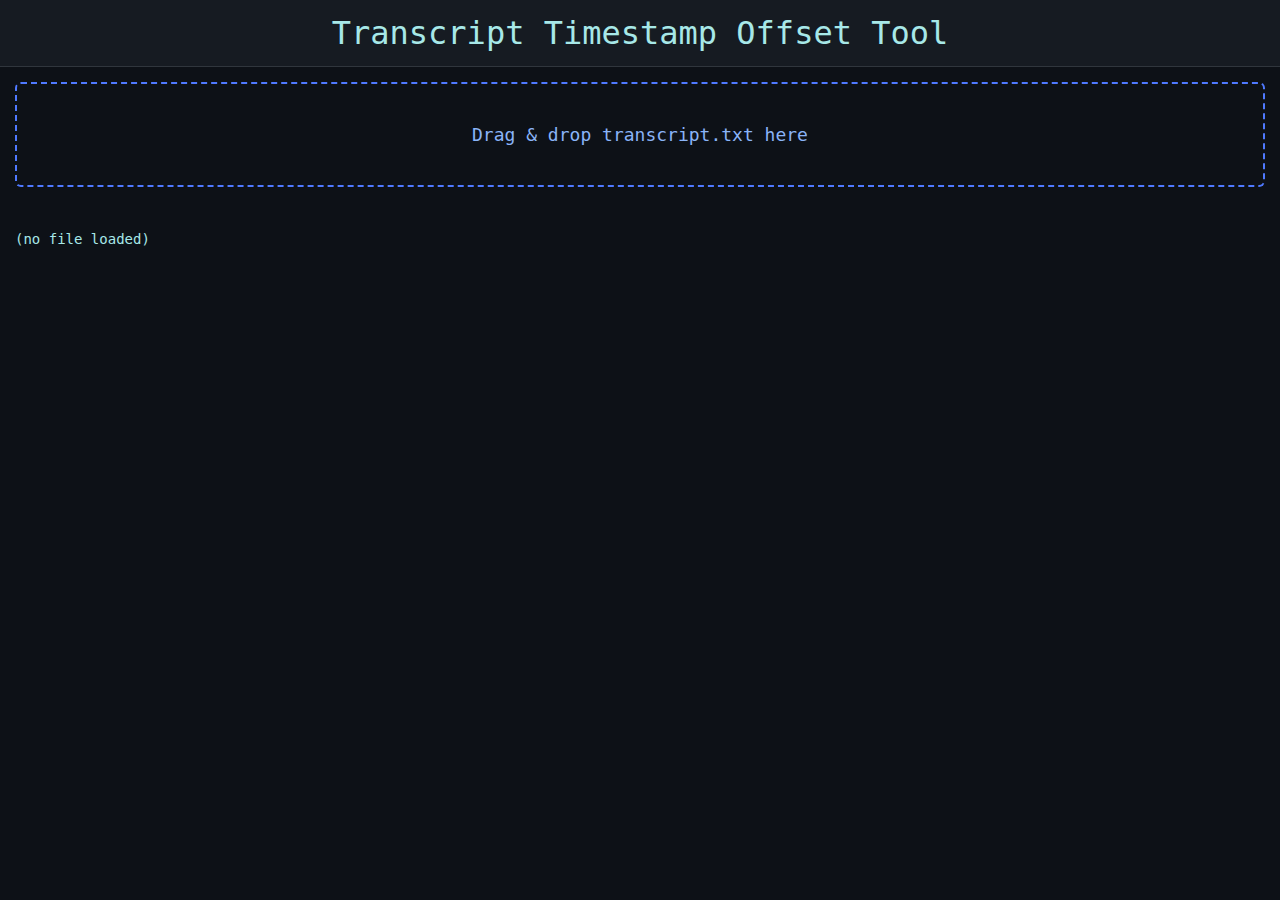
<file: transcript-offsetter.html>
<!DOCTYPE html>
<html lang="en">

<head>
	<meta charset="UTF-8">
	<title>Transcript Timestamp Offset Tool</title>
	<style>
		body {
			margin: 0;
			background: #0D1117;
			color: #a7e8e8;
			font-family: Consolas, monospace;
			display: flex;
			flex-direction: column;
			height: 100vh;
		}
		header {
			background: #161b22;
			padding: 14px;
			font-size: 32px;
			text-align: center;
			border-bottom: 1px solid #30363d;
		}
		#dropZone {
			border: 2px dashed #4f79ff;
			padding: 40px;
			margin: 15px;
			border-radius: 6px;
			text-align: center;
			font-size: 18px;
			color: #8ab4f8;
		}
		#controls {
			display: flex;
			gap: 10px;
			align-items: center;
			padding: 10px 15px;
			border-bottom: 1px solid #30363d;
			background: #0f141a;
		}
		input, button {
			padding: 8px 12px;
			border-radius: 5px;
			border: none;
			font-size: 14px;
			font-family: Consolas, monospace;
		}
		input {
			background: #1b1f24;
			color: #fff;
			border: 1px solid #30363d;
			width: 150px;
		}
		button {
			background: #2c629d;
			color: white;
			cursor: pointer;
			font-weight: bold;
			transition: 0.2s;
		}
		button:hover {
			background: #4683c5;
		}
		#saveBtn {
			background: #8250df;
		}
		#saveBtn:hover {
			background: #9866ff;
		}
		#viewer {
			flex: 1;
			overflow: auto;
			padding: 15px;
			white-space: pre;
			font-size: 14px;
		}
	</style>
</head>

<body>

	<header>Transcript Timestamp Offset Tool</header>

	<div id="dropZone">Drag & drop transcript.txt here</div>

	<div id="controls" style="display:none;">
		Offset (HH:MM:SS or MM:SS):
		<input type="text" id="offsetInput" placeholder="1:24:14">
		<button onclick="applyOffset()">Apply Offset</button>
		<button id="saveBtn" onclick="saveFile()">Download Offset File</button>
	</div>

	<pre id="viewer">(no file loaded)</pre>

	<script>
		let originalText = "";
		let filename = "transcript";

		document.getElementById("dropZone").addEventListener("dragover", e => e.preventDefault());

		document.getElementById("dropZone").addEventListener("drop", function (e) {
			e.preventDefault();
			let file = e.dataTransfer.files[0];
			filename = file.name.replace(/\.[^/.]+$/, "");

			const reader = new FileReader();
			reader.onload = evt => {
				originalText = evt.target.result;
				renderHighlighted(originalText);
				document.getElementById("controls").style.display = "flex";
			};
			reader.readAsText(file);
		});

		function parseTime(ts) {
			let parts = ts.split(":").map(Number);
			if (parts.length === 2) parts = [0, ...parts];
			let [h, m, s] = parts;
			return ((h * 3600) + (m * 60) + s) * 1000;
		}

		function formatTime(ms) {
			let h = Math.floor(ms / 3600000);
			ms %= 3600000;
			let m = Math.floor(ms / 60000);
			ms %= 60000;
			let s = (ms / 1000).toFixed(3);
			return `${h.toString().padStart(2, '0')}:${m.toString().padStart(2, '0')}:${s.toString().padStart(6, '0')}`;
		}

		function applyOffset() {
			let offsetMs = parseTime(document.getElementById("offsetInput").value.trim());
			let lines = originalText.split("\n");

			let updated = lines.map(line => {
				return line.replace(/\[(.*?) -->(.*?) \]/, (m,start,end)=>{
            return `[${formatTime(parseTime(start) + offsetMs)} --> ${formatTime(parseTime(end) + offsetMs)}]`;
			});
		}).join("\n");

		renderHighlighted(updated);
}

		function renderHighlighted(text) {
			const TS_COLOR = "#5ae2e2";
			const TEXT_COLOR = "#d184e0";

			const escapeHtml = s =>
				s.replace(/[&<>]/g, c => ({ "&": "&amp;", "<": "&lt;", ">": "&gt;" }[c]));

			const highlighted = text
				.split("\n")
				.map(rawLine => {
					const line = rawLine.replace(/\r$/, "");
					const m = line.match(/^(\[[^\]]+\])(\s*)(.*)$/);
					if (!m) {
						return escapeHtml(rawLine);
					}

					const [, ts, spaces, content] = m;
					return `<span style="color:${TS_COLOR}">${escapeHtml(ts)}</span>` +
						spaces +
						`<span style="color:${TEXT_COLOR}">${escapeHtml(content)}</span>`;
				})
				.join("\n");

			document.getElementById("viewer").innerHTML = highlighted;
		}

		function saveFile() {
			let blob = new Blob([document.getElementById("viewer").innerText], { type: "text/plain" });
			let a = document.createElement("a");
			a.href = URL.createObjectURL(blob);
			a.download = filename + ".offset.txt";
			a.click();
		}
	</script>
</body>

</html>
</file>
